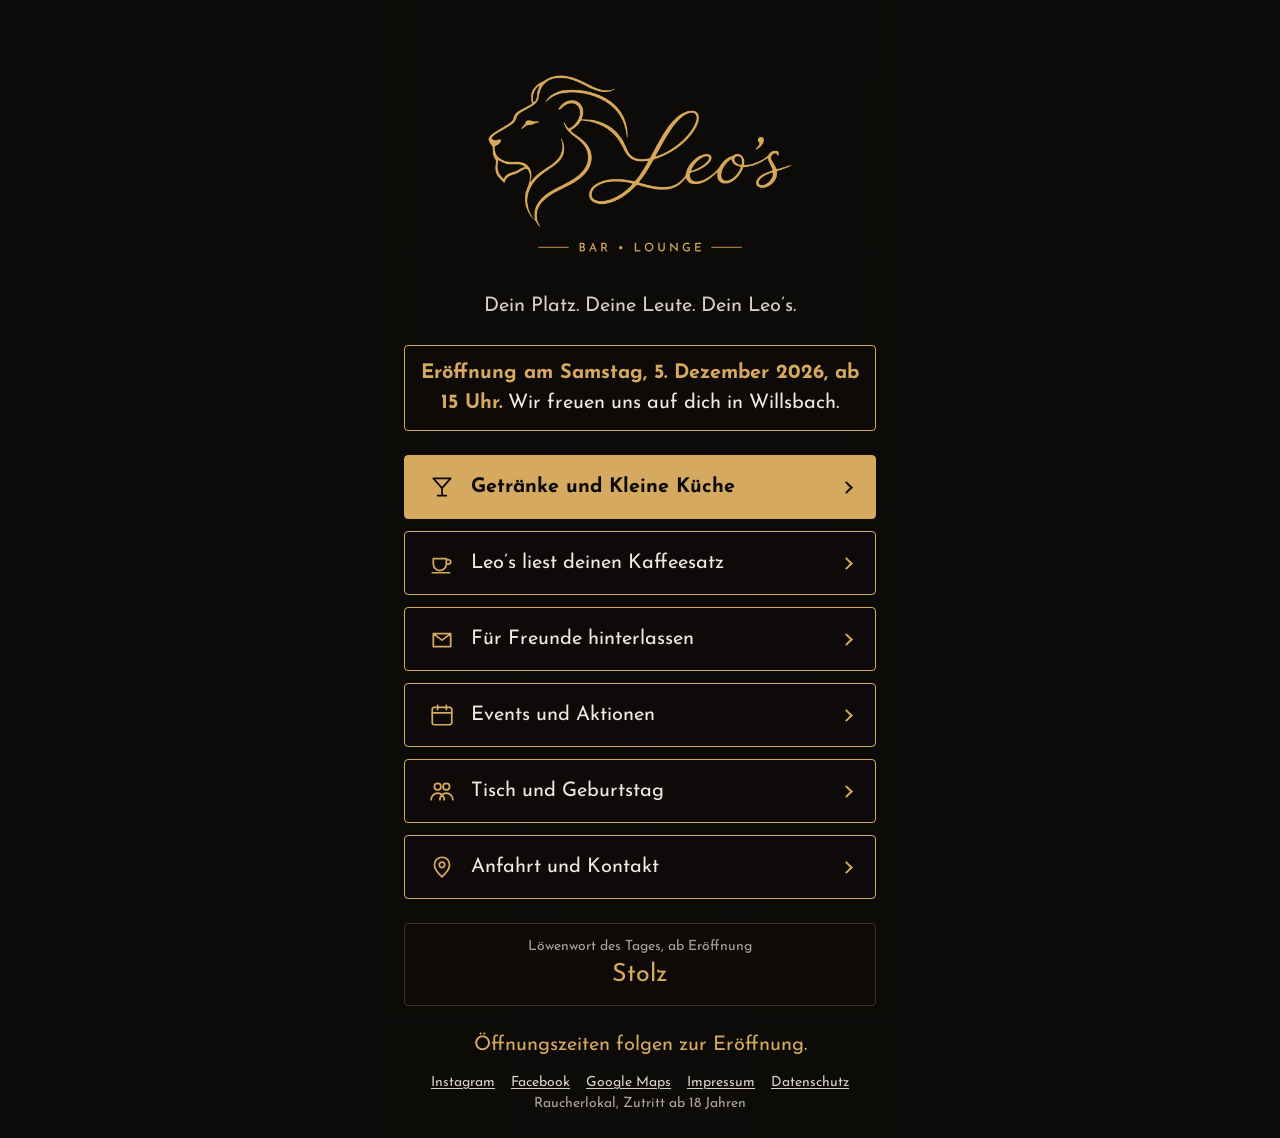
<file: index.html>
<!doctype html>
<html lang="de">
<head>
<meta charset="utf-8">
<meta name="viewport" content="width=device-width, initial-scale=1">
<title>Leo’s</title>
<meta property="og:title" content="Leo’s">
<meta property="og:description" content="Leo’s in Obersulm-Willsbach. Getränke, Kleine Küche und Kaffeesatz lesen.">
<meta property="og:image" content="https://leos-heilbronn.de/logo.png">
<meta property="og:url" content="https://leos-heilbronn.de/">
<meta property="og:type" content="website">
<meta name="twitter:card" content="summary_large_image">
<link rel="canonical" href="https://leos-heilbronn.de/">
<meta name="theme-color" content="#14110d">
<link rel="icon" href="logo.png">
<link rel="apple-touch-icon" href="logo.png">

<meta name="description" content="Leo’s in Obersulm-Willsbach: Getränke, Kleine Küche, Löwenwort des Tages und Kaffeesatz lesen bei Leo’s.">
<link rel="stylesheet" href="leos.css?v=6">
</head>
<body>
<a class="skip" href="#start">Zum Inhalt</a>

<!-- START -->
<main id="start" class="seite start">
  <div class="start-kopf">
    <h1 class="logo-h"><img class="logo" src="logo.png" alt="Leo’s" width="1200" height="780"></h1>
    <p class="motto">Dein Platz. Deine Leute. Dein Leo’s.</p>
  </div>
  <p class="bald"><b>Eröffnung am Samstag, 5. Dezember 2026, ab 15 Uhr.</b> Wir freuen uns auf dich in Willsbach.</p>
  <nav class="knoepfe" aria-label="Bereiche">
    <a class="knopf hell" href="#karte"><svg aria-hidden="true" viewBox="0 0 24 24"><path d="M4 4h16l-8 9zM12 13v7M8 20h8"/></svg><span>Getränke und Kleine Küche</span></a>
    <a class="knopf" href="#kaffeesatz"><svg aria-hidden="true" viewBox="0 0 24 24"><path d="M4 8h12v5a6 6 0 0 1-12 0zM16 9h2a2 2 0 0 1 0 4h-2M3 21h16"/></svg><span>Leo’s liest deinen Kaffeesatz</span></a>
    <a class="knopf" href="#freunde"><svg aria-hidden="true" viewBox="0 0 24 24"><path d="M4 7h16v12H4zM4 7l8 6 8-6"/></svg><span>Für Freunde hinterlassen</span></a>
    <a class="knopf" href="#events"><svg aria-hidden="true" viewBox="0 0 24 24"><rect x="3" y="5" width="18" height="16" rx="2"/><path d="M3 10h18M8 3v4M16 3v4"/></svg><span>Events und Aktionen</span></a>
    <a class="knopf" href="#tisch"><svg aria-hidden="true" viewBox="0 0 24 24"><circle cx="8" cy="8" r="3"/><circle cx="16" cy="8" r="3"/><path d="M2 20a6 6 0 0 1 12 0M10 20a6 6 0 0 1 12 0"/></svg><span>Tisch und Geburtstag</span></a>
    <a class="knopf" href="#anfahrt"><svg aria-hidden="true" viewBox="0 0 24 24"><path d="M12 21s-7-6-7-11a7 7 0 0 1 14 0c0 5-7 11-7 11z"/><circle cx="12" cy="10" r="2.5"/></svg><span>Anfahrt und Kontakt</span></a>
  </nav>
  <a class="losung" href="#events">
    <span class="losung-k">Löwenwort des Tages, ab Eröffnung</span>
    <span class="losung-w" data-losung>Löwenherz</span>
  </a>
  <p class="status">Öffnungszeiten folgen zur Eröffnung.</p>
  <p class="fuss-links"><a href="https://www.instagram.com/leos.heilbronn/" target="_blank" rel="noopener">Instagram</a> <a href="https://www.facebook.com/leos.heilbronn" target="_blank" rel="noopener">Facebook</a> <a href="https://www.google.com/maps/search/?api=1&amp;query=L%C3%B6wensteiner+Str.+7%2C+74182+Obersulm-Willsbach" target="_blank" rel="noopener">Google Maps</a> <a href="#impressum">Impressum</a> <a href="#datenschutz">Datenschutz</a></p>
  <p class="klein mitte">Raucherlokal, Zutritt ab 18 Jahren</p>
</main>

<!-- KARTE -->
<section id="karte" class="seite unter">
  <a class="zurueck" href="#start">Zurück</a>
  <h2>Getränke und Kleine Küche</h2>
  <p class="stunde">Leo’s Stunde ab Eröffnung, täglich 15 bis 18 Uhr: Feierabend-Preis auf Pils und Weinschorle</p>
  <!-- KARTE START -->
  <p class="hinweis">Ein erster Blick auf unsere Karte. Die Preise folgen zur Eröffnung.</p>
  <div class="empf">
    <h3>Leo’s empfiehlt</h3>
    <div class="empf-reihe">
      <a class="empf-karte" href="#k-cock"><img src="foto/leo.webp" width="480" height="480" loading="lazy" alt="Leo"><b>Leo</b><span>kräftig und warm: Bourbon, Honig, Zitrone, Ginger Beer</span></a>
      <a class="empf-karte" href="#k-cock"><img src="foto/loewin.webp" width="480" height="480" loading="lazy" alt="Löwin"><b>Löwin</b><span>fruchtig und prickelnd: Gin, Himbeere, Zitrone, Prosecco</span></a>
      <a class="empf-karte" href="#k-snack"><img src="foto/leo-s-brett-fuer-zwei.webp" width="480" height="480" loading="lazy" alt="Leo’s Brett für Zwei"><b>Leo’s Brett für Zwei</b><span>Ein Brett, zwei Gläser, ein guter Abend.</span></a>
    </div>
  </div>
  <div class="wahl"><a class="hell" href="#k-bier">Getränke</a><a href="#k-snack">Kleine Küche</a></div>
  <nav class="chips" aria-label="Kategorien"><a href="#k-bier">Bier</a><a href="#k-cock">Cocktails</a><a href="#k-long">Longdrinks</a><a href="#k-shot">Shots</a><a href="#k-fla">Flaschen</a><a href="#k-wein">Wein</a><a href="#k-af">Alkoholfrei</a><a href="#k-kaf">Kaffee</a><a href="#k-spirit">Spirituosen</a><a href="#k-snack">Küche</a></nav>
  <h3 id="k-bier">Bier und Radler</h3>
  <img class="kat-bild" src="foto/kat-k-bier.webp" width="960" height="320" loading="lazy" alt="">
  <ul class="karte">
    <li><span class="n">Pils vom Fass<sup>A</sup><small>0,3 l, 0,5 l</small></span></li>
    <li><span class="n">Export vom Fass<sup>A</sup><small>0,3 l, 0,5 l</small></span></li>
    <li><span class="n">Hefeweizen (Flasche)<sup>A</sup><small>0,5 l</small></span></li>
    <li><span class="n">Kristallweizen (Flasche)<sup>A</sup><small>0,5 l</small></span></li>
    <li><span class="n">Beck’s (Flasche)<sup>A</sup><small>0,33 l</small></span></li>
    <li><span class="n">Corona (Flasche)<sup>A</sup><small>0,355 l</small></span></li>
    <li><span class="n">Desperados (Flasche)<sup>A</sup><small>0,33 l</small></span></li>
    <li><span class="n">Radler<sup>A</sup><small>0,5 l</small></span></li>
    <li><span class="n">Alkoholfreies Bier<sup>A</sup><small>0,5 l</small></span></li>
    <li><span class="n">Colaweizen<sup>1,3,4,A</sup><small>0,5 l</small></span></li>
    <li><span class="n">Mexican Chelada<sup>A</sup><small>0,5 l</small><small>Export, frischer Limettensaft, Salzrand</small></span></li>
  </ul>
  <p class="dazu">Dazu: <a href="#k-snack">Leo’s Bier Vesper</a></p>
  <h3 id="k-cock">Cocktails und Spritz</h3>
  <img class="kat-bild" src="foto/kat-k-cock.webp" width="960" height="320" loading="lazy" alt="">
  <ul class="karte">
    <li class="tipp"><span class="n">Leo<sup>3</sup><small>kräftig und warm: Bourbon, Honig, Zitrone, Ginger Beer</small></span></li>
    <li class="tipp"><span class="n">Löwin<sup>3,O</sup><small>fruchtig und prickelnd: Gin, Himbeere, Zitrone, Prosecco</small></span></li>
    <li class="mit-foto"><img class="pfoto" src="foto/aperol-spritz.webp" width="96" height="96" loading="lazy" alt=""><span class="n">Aperol Spritz<sup>3,O</sup><small>Aperol, Prosecco, Soda, Orange</small></span></li>
    <li class="mit-foto"><img class="pfoto" src="foto/hugo.webp" width="96" height="96" loading="lazy" alt=""><span class="n">Hugo<sup>O</sup><small>Holunderblüte, Prosecco, Minze, Limette</small></span></li>
    <li><span class="n">Limoncello Spritz<sup>O</sup><small>Limoncello, Prosecco, Soda, Zitrone</small></span></li>
    <li><span class="n">Sarti Spritz<sup>3,O</sup><small>Sarti Rosa, Prosecco, Soda, Orange</small></span></li>
    <li><span class="n">Lillet Wild Berry / Lemon<sup>2,3,O</sup><small>Lillet Blanc, Schweppes Wild Berry oder Bitter Lemon</small></span></li>
    <li class="mit-foto"><img class="pfoto" src="foto/mojito.webp" width="96" height="96" loading="lazy" alt=""><span class="n">Mojito<small>Rum, Limette, Minze, Soda</small></span></li>
    <li class="mit-foto"><img class="pfoto" src="foto/caipirinha.webp" width="96" height="96" loading="lazy" alt=""><span class="n">Caipirinha<small>Cachaça, Limette, Rohrzucker</small></span></li>
    <li class="mit-foto"><img class="pfoto" src="foto/moscow-mule.webp" width="96" height="96" loading="lazy" alt=""><span class="n">Moscow Mule<sup>3</sup><small>Wodka, Limette, Ginger Beer</small></span></li>
    <li class="mit-foto"><img class="pfoto" src="foto/gin-basil-smash.webp" width="96" height="96" loading="lazy" alt=""><span class="n">Gin Basil Smash<small>Gin, Basilikum, Zitrone</small></span></li>
    <li class="tipp mit-foto"><img class="pfoto" src="foto/leo-s-mokka-martini.webp" width="96" height="96" loading="lazy" alt=""><span class="n">Leo’s Mokka Martini<sup>1</sup><small>Wodka, Kaffeelikör, Mokka</small></span></li>
    <li class="mit-foto"><img class="pfoto" src="foto/sex-on-the-beach.webp" width="96" height="96" loading="lazy" alt=""><span class="n">Sex on the Beach<small>Wodka, Pfirsich, Orange, Cranberry</small></span></li>
    <li><span class="n">Tequila Sunrise<sup>3</sup><small>Tequila, Orangensaft, Grenadine</small></span></li>
    <li><span class="n">Blue Lagoon<sup>3</sup><small>Wodka, Blue Curaçao, Zitronenlimonade</small></span></li>
    <li><span class="n">Amaretto Sour<small>Amaretto, Zitrone, Zuckersirup</small></span></li>
    <li><span class="n">Gin Fizz<small>Gin, Zitrone, Zucker, Soda</small></span></li>
    <li><span class="n">Piña Colada<sup>G</sup><small>Rum, Kokos, Ananas, Sahne</small></span></li>
    <li><span class="n">Margarita<small>Tequila, Orangenlikör, Limette, Salzrand</small></span></li>
    <li><span class="n">Whisky Sour<small>Bourbon, Zitrone, Zuckersirup</small></span></li>
    <li><span class="n">Long Island Iced Tea<sup>1,3,4</sup><small>Wodka, Gin, Rum, Tequila, Orangenlikör, Zitrone, Cola</small></span></li>
    <li class="unterkopf">Ohne Alkohol</li>
    <li class="mit-foto"><img class="pfoto" src="foto/virgin-mojito.webp" width="96" height="96" loading="lazy" alt=""><span class="n">Virgin Mojito<small>alkoholfrei: Limette, Minze, Soda</small></span></li>
    <li class="mit-foto"><img class="pfoto" src="foto/lion-s-ginger.webp" width="96" height="96" loading="lazy" alt=""><span class="n">Lion’s Ginger<sup>3</sup><small>Leo ohne Alkohol: Ginger Beer, Honig, Zitrone, Minze</small></span></li>
    <li><span class="n">Coconut Kiss<sup>G</sup><small>alkoholfrei: Kokos, Ananas, Sahne</small></span></li>
    <li><span class="n">Safer Sex on the Beach<small>alkoholfrei: Pfirsich, Orange, Cranberry</small></span></li>
    <li><span class="n">Ipanema<small>alkoholfrei: Limette, Rohrzucker, Ginger Ale</small></span></li>
    <li><span class="n">Passion Bull<sup>1</sup><small>alkoholfrei: Red Bull, Maracuja</small></span></li>
    <li><span class="n">Cherry Bull<sup>1</sup><small>alkoholfrei: Red Bull, Kirsche</small></span></li>
  </ul>
  <h3 id="k-long">Longdrinks</h3>
  <img class="kat-bild" src="foto/kat-k-long.webp" width="960" height="320" loading="lazy" alt="">
  <ul class="karte">
    <li><span class="n">Gin Tonic / Gin Lemon<sup>2</sup><small>4 cl</small><small>Gin, Tonic Water oder Bitter Lemon, Limette</small></span></li>
    <li><span class="n">Whisky Cola<sup>1,3,4</sup><small>4 cl</small><small>Blended Whisky, Cola</small></span></li>
    <li><span class="n">Cuba Libre<sup>1,3,4</sup><small>4 cl</small><small>Bacardi oder Havana Club, Cola, Limette</small></span></li>
    <li><span class="n">Red Bull Longdrink<sup>1,5</sup><small>4 cl</small><small>Wodka, Jägermeister, Gin, Jacky oder Bacardi mit Red Bull</small></span></li>
    <li><span class="n">Wodka Lemon · Sprite · Saft<sup>2</sup><small>4 cl</small><small>Wodka mit Bitter Lemon, Sprite oder Saft nach Wahl</small></span></li>
    <li><span class="n">Jacky Cola<sup>1,3,4</sup><small>2 cl, 4 cl</small><small>Jack Daniel’s, Cola</small></span></li>
    <li><span class="n">Asbach Cola<sup>1,3,4</sup><small>2 cl, 4 cl</small><small>Asbach Uralt, Cola</small></span></li>
    <li><span class="n">Malibu mit Saft<small>4 cl</small><small>Kokoslikör mit Saft nach Wahl</small></span></li>
    <li><span class="n">Campari Orange<sup>3</sup><small>4 cl</small><small>Campari, Orangensaft</small></span></li>
    <li><span class="n">Skinny Bitch<small>4 cl</small><small>Wodka, Soda, Limette</small></span></li>
  </ul>
  <h3 id="k-shot">Shots</h3>
  <img class="kat-bild" src="foto/kat-k-shot.webp" width="960" height="320" loading="lazy" alt="">
  <ul class="karte">
    <li><span class="n">Kurzer (Kräuter)<small>2 cl</small></span></li>
    <li><span class="n">Jägermeister<sup>3</sup><small>2 cl</small></span></li>
    <li><span class="n">Kleiner Feigling<small>2 cl</small></span></li>
    <li><span class="n">Pfeffi<sup>3</sup><small>2 cl</small></span></li>
    <li><span class="n">Berliner Luft<sup>3</sup><small>2 cl</small></span></li>
    <li><span class="n">Tequila Silber / Gold<small>2 cl</small></span></li>
    <li><span class="n">Ouzo<small>2 cl</small></span></li>
    <li><span class="n">Yeni Rakı<small>2 cl</small></span></li>
    <li><span class="n">Sambuca<small>2 cl</small></span></li>
    <li><span class="n">Wodka<small>2 cl</small></span></li>
    <li><span class="n">Obstler<small>2 cl</small></span></li>
    <li><span class="n">Baileys<sup>G</sup><small>2 cl</small></span></li>
    <li><span class="n">Ramazzotti<small>2 cl</small></span></li>
    <li><span class="n">Joster<small>2 cl</small></span></li>
    <li><span class="n">Waldmeister<sup>3</sup><small>2 cl</small></span></li>
    <li><span class="n">Ficken<small>2 cl</small></span></li>
    <li><span class="n">Kahlúa<sup>1</sup><small>2 cl</small></span></li>
    <li><span class="n">Jack Daniel’s<small>2 cl</small></span></li>
  </ul>
  <details class="spirit"><summary>Alle Cocktail-Shots anzeigen</summary>
  <ul class="karte">
    <li><span class="n">B52<sup>G</sup><small>4 cl</small><small>Kaffeelikör, Baileys, Orangenlikör</small></span></li>
    <li><span class="n">Baby Guinness<sup>G</sup><small>4 cl</small><small>Kaffeelikör mit Baileys-Haube</small></span></li>
    <li><span class="n">Lemon Drop<small>4 cl</small><small>Wodka, Zitrone, Zuckerrand</small></span></li>
    <li><span class="n">Kamikaze<small>4 cl</small><small>Wodka, Orangenlikör, Limette</small></span></li>
    <li><span class="n">Sauerkirsch-Shot<small>4 cl</small><small>Wodka, Kirschlikör, Sauerkirschsaft</small></span></li>
    <li><span class="n">Bloody Shot<sup>D,L</sup><small>4 cl</small><small>Wodka, Tomate, Tabasco</small></span></li>
    <li><span class="n">Mexikaner<sup>D,L</sup><small>4 cl</small><small>Tequila, Tomate, Chili, Pfeffer</small></span></li>
    <li class="mit-foto"><img class="pfoto" src="foto/mokka-shot.webp" width="96" height="96" loading="lazy" alt=""><span class="n">Mokka-Shot<sup>1</sup><small>4 cl</small><small>Kaffeelikör, Wodka, Mokka</small></span></li>
    <li><span class="n">Melon Ball<sup>3</sup><small>4 cl</small><small>Melonenlikör, Wodka, Orangensaft</small></span></li>
    <li><span class="n">Woo Woo<small>4 cl</small><small>Wodka, Pfirsichlikör, Cranberry</small></span></li>
    <li><span class="n">Jäger Sandwich<small>4 cl</small></span></li>
    <li><span class="n">Banana Popsicle<sup>G</sup><small>4 cl</small></span></li>
    <li><span class="n">Rainbow<sup>3</sup><small>4 cl</small><small>bunt geschichtet</small></span></li>
    <li><span class="n">Brain Hemorrhage<sup>3,G</sup><small>4 cl</small><small>Pfirsichlikör, Baileys, Grenadine</small></span></li>
    <li><span class="n">Fuck in the Beach<small>4 cl</small></span></li>
    <li><span class="n">After Eight<sup>3,G</sup><small>4 cl</small><small>Schokolade und Minze</small></span></li>
    <li><span class="n">Jägerbomb<sup>1,3</sup><small>Jägermeister in Red Bull</small></span></li>
    <li><span class="n">Jäger Jackpot</span></li>
    <li><span class="n">Tequila Gold Jackpot</span></li>
  </ul>
  </details>
  <h3 id="k-fla">Flaschenservice</h3>
  <img class="kat-bild" src="foto/kat-k-fla.webp" width="960" height="320" loading="lazy" alt="">
  <ul class="karte">
    <li><span class="n">Absolut Vodka<small>0,7 l</small><small>mit 4 × 0,2 l Mixer und Eis</small></span></li>
    <li><span class="n">Jack Daniel’s<small>0,7 l</small><small>mit 4 × 0,2 l Mixer und Eis</small></span></li>
    <li><span class="n">Chivas Regal 12<small>0,7 l</small><small>mit 4 × 0,2 l Mixer und Eis</small></span></li>
    <li><span class="n">Asbach Uralt<small>0,7 l</small><small>mit 4 × 0,2 l Mixer und Eis</small></span></li>
    <li><span class="n">Yeni Rakı<small>0,7 l</small><small>mit Wasser und Eis, am Tisch serviert</small></span></li>
    <li><span class="n">Tekirdağ Gold<small>0,7 l</small><small>mit Wasser und Eis, am Tisch serviert</small></span></li>
    <li><span class="n">Efe Gold<small>0,7 l</small><small>mit Wasser und Eis, am Tisch serviert</small></span></li>
  </ul>
  <h3 id="k-wein">Wein und Sekt</h3>
  <img class="kat-bild" src="foto/kat-k-wein.webp" width="960" height="320" loading="lazy" alt="">
  <ul class="karte">
    <li><span class="n">Weinschorle weiß/rot<sup>O</sup><small>0,25 l, 0,5 l</small><small>mit Sprudel gespritzt</small></span></li>
    <li><span class="n">Riesling (Württemberg)<sup>O</sup><small>0,25 l</small><small>Weißwein, trocken</small></span></li>
    <li class="tipp"><span class="n">Trollinger<sup>O</sup><small>0,25 l</small><small>Rotwein, leicht &amp; fruchtig</small></span></li>
    <li><span class="n">Lemberger<sup>O</sup><small>0,25 l</small><small>Rotwein, kräftig</small></span></li>
    <li><span class="n">Rosé / Weißherbst<sup>O</sup><small>0,25 l</small></span></li>
    <li><span class="n">Sekt<sup>O</sup><small>0,1 l, 0,75 l</small><small>Sekt trocken</small></span></li>
  </ul>
  <p class="dazu">Dazu: <a href="#k-snack">Kleines Käsebrett</a></p>
  <h3 id="k-af">Alkoholfrei</h3>
  <p class="dazu">Alkoholfreie Cocktails: <a href="#k-cock">Virgin Mojito</a> · <a href="#k-cock">Lion’s Ginger</a> · <a href="#k-cock">Coconut Kiss</a> · <a href="#k-cock">Safer Sex on the Beach</a> · <a href="#k-cock">Ipanema</a> · <a href="#k-cock">Passion Bull</a> · <a href="#k-cock">Cherry Bull</a> <a href="#k-cock" aria-label="zu den Cocktails">↑</a></p>
  <ul class="karte">
    <li><span class="n">Mineralwasser<small>0,2 l, 0,4 l</small></span></li>
    <li><span class="n">Saftschorle nach Wahl<small>0,2 l, 0,4 l</small></span></li>
    <li><span class="n">KiBa<small>0,2 l, 0,4 l</small><small>Kirsch- und Bananensaft</small></span></li>
    <li><span class="n">Cola · Cola Zero · Fanta · Sprite · Spezi<sup>1,3,4,5</sup><small>0,2 l, 0,4 l</small></span></li>
    <li><span class="n">Tonic · Bitter Lemon · Ginger Ale · Churchill<sup>2</sup><small>0,2 l, 0,4 l</small></span></li>
    <li><span class="n">Saft nach Wahl<small>0,2 l, 0,4 l</small><small>Orange, Kirsche, Banane, Ananas, Maracuja, Apfel, Cranberry</small></span></li>
    <li><span class="n">Red Bull<sup>1,5</sup><small>0,25 l</small><small>auch Sugarfree</small></span></li>
    <li><span class="n">Ayran<sup>G</sup><small>0,25 l</small></span></li>
  </ul>
  <h3 id="k-kaf">Kaffee und Tee</h3>
  <img class="kat-bild" src="foto/kat-k-kaf.webp" width="960" height="320" loading="lazy" alt="">
  <ul class="karte">
    <li><span class="n">Türkischer Kaffee<sup>1</sup><small>türkischer Kaffee, im Cezve gekocht. Auf Wunsch mit Kaffeesatzlesen. <a href="#kaffeesatz">Mehr erfahren</a></small></span></li>
    <li><span class="n">Türkischer Kaffee mit Lokum<sup>1,H</sup><small>mit einem Stück Lokum</small></span></li>
    <li><span class="n">Filterkaffee<sup>1</sup><small>frisch gebrüht, Tasse</small></span></li>
    <li><span class="n">Espresso<sup>1</sup></span></li>
    <li><span class="n">Doppelter Espresso<sup>1</sup></span></li>
    <li><span class="n">Cappuccino / Milchkaffee<sup>1,G</sup></span></li>
    <li><span class="n">Latte Macchiato<sup>1,G</sup></span></li>
    <li><span class="n">Tee<small>verschiedene Sorten</small></span></li>
    <li><span class="n">Türkischer Tee<small>Schwarztee im Tulpenglas</small></span></li>
    <li><span class="n">Türkischer Tee für vier<small>vier Gläser für den Spieltisch</small></span></li>
    <li><span class="n">Apfeltee<small>türkischer Apfeltee im Tulpenglas</small></span></li>
  </ul>
  <h3 id="k-spirit">Spirituosen</h3>
  <details class="spirit"><summary>Alle Spirituosen 4 cl anzeigen</summary>
  <ul class="karte">
    <li><span class="n">Wodka<small>4 cl</small></span></li>
    <li><span class="n">Gin<small>4 cl</small></span></li>
    <li><span class="n">Whisky<small>4 cl</small></span></li>
    <li><span class="n">Bourbon<small>4 cl</small></span></li>
    <li><span class="n">Jack Daniel’s<small>4 cl</small></span></li>
    <li><span class="n">Gentleman Jack<small>4 cl</small></span></li>
    <li><span class="n">Jameson<small>4 cl</small></span></li>
    <li><span class="n">Chivas Regal 12<small>4 cl</small></span></li>
    <li><span class="n">Chivas Regal 18<small>4 cl</small></span></li>
    <li><span class="n">Rum weiß<small>4 cl</small></span></li>
    <li><span class="n">Rum braun<small>4 cl</small></span></li>
    <li><span class="n">Tequila Silber / Gold<small>4 cl</small></span></li>
    <li><span class="n">Yeni Rakı<small>4 cl</small></span></li>
    <li><span class="n">Tekirdağ Gold<small>4 cl</small></span></li>
    <li><span class="n">Efe Gold<small>4 cl</small></span></li>
    <li><span class="n">Asbach Uralt<small>4 cl</small></span></li>
  </ul>
  </details>
  <h3 id="k-snack">Kleine Küche</h3>
  <ul class="karte">
    <li class="tipp"><span class="n">Leo’s Brett für Zwei<sup>A,G,M</sup><small>2 Käse, Schinken, Landjäger, Trauben, Oliven, Feigensenf, Baguette</small><small><span class="sau">mit Schweinefleisch, auch ohne Schwein: mehr Käse und Oliven</span></small><small><em>Ein Brett, zwei Gläser, ein guter Abend.</em></small></span></li>
    <li class="mit-foto"><img class="pfoto" src="foto/kleines-k-sebrett.webp" width="96" height="96" loading="lazy" alt=""><span class="n">Kleines Käsebrett<sup>G,H</sup><small>Bergkäse, Camembert, Trauben, Walnüsse</small></span></li>
    <li class="mit-foto"><img class="pfoto" src="foto/leo-s-bier-vesper.webp" width="96" height="96" loading="lazy" alt=""><span class="n">Leo’s Bier Vesper<sup>A,M</sup><small>Landjäger, Salzbrezeln, Gewürzgurke</small><small><span class="sau">mit Schweinefleisch</span></small></span></li>
    <li class="mit-foto"><img class="pfoto" src="foto/nachos.webp" width="96" height="96" loading="lazy" alt=""><span class="n">Nachos<sup>G</sup><small>für dich, zum Teilen</small><small>Tortilla-Chips, Salsa, Käsedip und Jalapeños, Dips im separaten Schälchen</small></span></li>
    <li class="mit-foto"><img class="pfoto" src="foto/leo-s-schinken-k-se-baguette.webp" width="96" height="96" loading="lazy" alt=""><span class="n">Leo’s Schinken-Käse-Baguette<sup>A,G</sup><small>Schwarzwälder Schinken, Bergkäse · kalt belegt</small><small><span class="sau">mit Schweinefleisch</span></small></span></li>
    <li><span class="n">Käse-Baguette<sup>A,G</sup><small>Bergkäse, ohne Fleisch · kalt belegt</small></span></li>
    <li><span class="n">Oliven<small>kleine Schale Oliven</small></span></li>
  </ul>
  <p class="klein">Alkohol nur ab 18 Jahren. 1 koffeinhaltig, 2 chininhaltig, 3 mit Farbstoff, 4 mit Phosphat, 5 mit Süßungsmittel. Allergene: A Gluten, D Fisch, G Milch, H Schalenfrüchte, L Sellerie, M Senf, O Sulfite. Weitere Informationen zu Zusatzstoffen und Allergenen bekommst du an der Bar. Abbildungen sind Serviervorschläge.</p>
  <p class="mitte prost">Prost und Şerefe.</p>
  <div class="folge"><h3>Hat’s dir gefallen?</h3><a class="btn" href="https://g.page/r/CSRkTGVnOjqAEAE/review" rel="noopener">Bewerte uns auf Google</a><p class="klein">Folge uns: <a href="https://www.instagram.com/leos.heilbronn/" rel="noopener">Instagram</a> · <a href="https://www.facebook.com/leos.heilbronn" rel="noopener">Facebook</a></p></div>
  <!-- KARTE END -->
</section>

<!-- KAFFEESATZ -->
<section id="kaffeesatz" class="seite unter fal">
  <a class="zurueck" href="#start">Zurück</a>
  <img class="fal-bild" src="kart_kaffeesatz.jpg" alt="Goldene Spielkarte mit Mokkatasse" width="880" height="1320">
  <h2>Leo’s liest deinen Kaffeesatz</h2>
  <p class="fal-satz">Ab Eröffnung: Mokka bestellen, Tasse umdrehen, wir lesen deinen Kaffeesatz an der Bar.</p>
  <ol class="schritte">
    <li><b>1</b><span>Türkischen Mokka bestellen und austrinken</span></li>
    <li><b>2</b><span>Tasse umdrehen, drei Minuten warten</span></li>
    <li><b>3</b><span>Wir lesen die Zeichen an der Bar</span></li>
  </ol>
  <p class="klein">Zur Unterhaltung.</p>
</section>

<!-- FREUNDE -->
<section id="freunde" class="seite unter">
  <a class="zurueck" href="#start">Zurück</a>
  <h2>Für Freunde hinterlassen</h2>
  <p class="klein">Ab Eröffnung.</p>
  <ol class="schritte">
    <li><b>1</b><span>Du bestellst an der Bar einen Drink für jemanden, der gerade nicht da ist, und bezahlst ihn gleich.</span></li>
    <li><b>2</b><span>Wir schreiben den Namen mit goldener Kreide auf unsere schwarze Wand.</span></li>
    <li><b>3</b><span>Wenn die Person in den nächsten 30 Tagen kommt und ihren Namen an der Wand findet, bekommt sie den Drink, mit Grüßen von dir.</span></li>
  </ol>
</section>

<!-- EVENTS -->
<section id="events" class="seite unter">
  <a class="zurueck" href="#start">Zurück</a>
  <h2>Events und Aktionen</h2>
  <p class="klein">Alles ab Eröffnung. Termine geben wir bekannt, sobald sie feststehen.</p>
  <div class="kasten"><h3>Leo’s Stunde</h3><p>Täglich 15 bis 18 Uhr, Feierabend-Preis auf Pils und Weinschorle.</p></div>
  <div class="kasten"><h3>Çay und Tavla</h3><p>Türkischer Tee im Tulpenglas, dazu Tavla oder Okey: täglich 15 bis 18 Uhr und montags bis mittwochs den ganzen Abend. Zum Spieltisch gibt es die Çay-Runde für vier.</p></div>
  <div class="kasten"><h3>Spieltisch</h3><p>Tavla, Okey, Schach, Skat und Schocken: Die Spiele liegen am Spielregal, frag an der Bar.</p></div>
  <div class="kasten"><h3>Löwenwort des Tages</h3><p class="riesig-s" data-losung>Löwenherz</p><p>Sag das Löwenwort an der Bar und hol dir einen Kurzen (Kräuter) aufs Haus. Ein Kurzer pro Person und Abend, ab 18 Jahren.</p></div>
  <div class="kasten"><h3>Abende bei Leo’s</h3><ul class="liste"><li>Dart</li><li>Karaoke</li></ul></div>
  <div class="kasten"><h3>Leo’s Letzte</h3><p>Wenn die Glocke läutet, gibt es die letzte Runde.</p></div>
  <p class="klein">Alkohol nur ab 18 Jahren.</p>
</section>

<!-- TISCH -->
<section id="tisch" class="seite unter">
  <a class="zurueck" href="#start">Zurück</a>
  <h2>Tisch und Geburtstag</h2>
  <p>Du planst einen besonderen Abend? Schreib uns Datum, Uhrzeit und wie viele ihr seid.</p>
  <ul class="liste"><li>Tisch reservieren</li><li>Geburtstag feiern</li><li>Gruppe oder Verein anmelden</li></ul>
  <p class="knopfreihe"><a class="btn" href="https://wa.me/491736512728?text=Hallo%20Leo%E2%80%99s%2C%20ich%20m%C3%B6chte%20einen%20Tisch%20reservieren%3A%20" rel="noopener">Per WhatsApp anfragen</a> <a class="btn leer" href="tel:+491736512728">Anrufen</a></p>
</section>

<!-- ANFAHRT -->
<section id="anfahrt" class="seite unter">
  <a class="zurueck" href="#start">Zurück</a>
  <h2>Anfahrt und Kontakt</h2>
  <p>Löwensteiner Str. 7, 74182 Obersulm-Willsbach</p>
  <p>Öffnungszeiten folgen zur Eröffnung.</p>
  <p class="knopfreihe"><a class="btn" href="https://www.google.com/maps/search/?api=1&amp;query=L%C3%B6wensteiner+Str.+7%2C+74182+Obersulm-Willsbach" target="_blank" rel="noopener">In Karte öffnen</a> <a class="btn leer" href="tel:+491736512728">Anrufen</a></p>
  <ul class="liste"><li>Zahlung: bar und Karte</li><li>WLAN: Name und Passwort an der Bar</li></ul>
</section>

<!-- IMPRESSUM -->
<section id="impressum" class="seite unter">
  <a class="zurueck" href="#start">Zurück</a>
  <h2>Impressum</h2>
  <p>Angaben gemäß § 5 DDG</p>
  <p>Leo’s<br>Inhaberin: Rüya Tuğtaç<br>Löwensteiner Str. 7<br>74182 Obersulm-Willsbach</p>
  <p>Telefon: <a href="tel:+491736512728">0173 6512728</a><br>E-Mail: <a href="mailto:leos.heilbronn@gmail.com">leos.heilbronn@gmail.com</a></p>
</section>

<!-- DATENSCHUTZ -->
<section id="datenschutz" class="seite unter">
  <a class="zurueck" href="#start">Zurück</a>
  <h2>Datenschutz</h2>
  <p><b>Verantwortlich:</b> Leo’s, Angaben siehe <a href="#impressum">Impressum</a>. E-Mail: leos.heilbronn@gmail.com</p>
  <p><b>Hosting:</b> Diese Seite wird bei GitHub Pages (GitHub Inc., USA) gehostet. Beim Aufruf verarbeitet GitHub technisch notwendige Daten wie IP-Adresse, Datum und Uhrzeit, um die Seite auszuliefern und den Dienst abzusichern. Nach eigenen Angaben speichert GitHub die IP-Adressen der Besucher aus Sicherheitsgründen. Rechtsgrundlage ist unser berechtigtes Interesse an einer sicheren und stabilen Bereitstellung der Website (Art. 6 Abs. 1 lit. f DSGVO). Wir selbst speichern keine Besucherdaten.</p>
  <p><b>Speicherdauer:</b> Wie lange diese Protokolldaten gespeichert werden, legt GitHub fest. Laut GitHub richtet sich die Dauer nach dem Zweck der Verarbeitung (Sicherheit, Abwehr von Missbrauch) und nach gesetzlichen Pflichten; eine feste Frist nennt GitHub nicht.</p>
  <p><b>Übermittlung in die USA:</b> GitHub ist nach dem EU-U.S. Data Privacy Framework zertifiziert. Die Übermittlung erfolgt auf Grundlage des Angemessenheitsbeschlusses der EU-Kommission (Art. 45 DSGVO). Mehr dazu im <a href="https://docs.github.com/en/site-policy/privacy-policies/github-general-privacy-statement" rel="noopener">GitHub Privacy Statement</a>.</p>
  <p><b>Videoüberwachung im Lokal:</b> Zum Schutz vor Einbruch, Diebstahl und Sachbeschädigung sowie zur Wahrnehmung des Hausrechts werden Teile des Lokals videoüberwacht (Art. 6 Abs. 1 lit. f DSGVO). Die Aufnahmen werden nach 72 Stunden automatisch gelöscht, sofern sie nicht zur Aufklärung eines Vorfalls benötigt werden. Verantwortlich: siehe <a href="#impressum">Impressum</a>.</p>
  <p><b>Keine Cookies, kein Tracking:</b> Wir setzen keine Cookies, keine Analyse-Tools und laden keine Schriften oder Inhalte von Drittanbietern.</p>
  <p><b>Links:</b> Bei Klick auf Instagram, Facebook, Google Maps oder WhatsApp gelten die Datenschutzbestimmungen dieser Anbieter.</p>
  <p><b>Deine Rechte:</b> Auskunft, Berichtigung, Löschung, Einschränkung, Widerspruch und Beschwerde bei einer Aufsichtsbehörde (Art. 15 bis 21 und 77 DSGVO).</p>
</section>

<nav class="unten" aria-label="Schnellzugriff"><a href="#karte">Karte</a><a href="#kaffeesatz">Kaffeesatz</a><a href="#tisch">Tisch</a><a href="#start">Start</a></nav>

<script>
(() => {
  // Löwenwort des Tages: 31 Wörter, nach Tag im Monat
  const w = ['Löwenherz', 'Rudel', 'Mähne', 'Mut', 'Stolz', 'Feuer', 'Gold', 'Zusammen', 'Heimat', 'Wärme', 'Funke', 'Freunde', 'Nachtschwärmer', 'Krone', 'Savanne', 'Neugier', 'Leichtigkeit', 'Zuversicht', 'Gastlichkeit', 'Lachen', 'Abenteuer', 'Mitternacht', 'Kraft', 'Gelassenheit', 'Feierabend', 'Sternenhimmel', 'Glück', 'Brüllen', 'Sonnenglut', 'Übermut', 'Herzlichkeit'];
  const t = w[new Date().getDate() - 1];
  document.querySelectorAll('[data-losung]').forEach(el => { el.textContent = t; });
  // Karte: Sprung zur Kategorie auf derselben Seite
  document.querySelectorAll('#karte a[href^="#k-"]').forEach(a => a.addEventListener('click', e => {
    const z = document.querySelector(a.getAttribute('href'));
    if (!z) return; e.preventDefault();
    if (location.hash !== '#karte') location.hash = '#karte';
    requestAnimationFrame(() => z.scrollIntoView({ behavior: 'smooth', block: 'start' }));
  }));
  // Karte: Rand-Ausblendung nur solange es weiter zu scrollen gibt
  document.querySelectorAll('#karte .chips, #karte .empf-reihe').forEach(el => {
    const f = () => el.classList.toggle('ende', el.scrollLeft + el.clientWidth >= el.scrollWidth - 2);
    el.addEventListener('scroll', f, { passive: true }); addEventListener('resize', f); f();
  });
  // Karte: aktive Kategorie im Chip-Streifen markieren und in den Streifen schieben
  const chips = document.querySelector('#karte .chips');
  const hs = [...document.querySelectorAll('#karte h3[id^="k-"]')];
  if (chips && hs.length) {
    const setze = i => {
      const a = chips.querySelector('a[href="#' + hs[Math.max(0, i)].id + '"]');
      if (!a || a.classList.contains('aktiv')) return;
      chips.querySelectorAll('.aktiv').forEach(x => x.classList.remove('aktiv'));
      a.classList.add('aktiv');
      chips.scrollTo({ left: a.offsetLeft - (chips.clientWidth - a.offsetWidth) / 2, behavior: 'smooth' });
    };
    // letzte Überschrift, die den Chip-Streifen erreicht hat
    let r = 0;
    addEventListener('scroll', () => { if (r) return; r = requestAnimationFrame(() => {
      r = 0; let i = 0; hs.forEach((h, n) => { if (h.getBoundingClientRect().top < 200) i = n; }); setze(i);
    }); }, { passive: true });
    setze(0);
  }
  // Druck: Spirituosen aufklappen
  addEventListener('beforeprint', () => document.querySelectorAll('details').forEach(d => { d.open = true; }));
})();
</script>
</body>
</html>
</file>
<file: leos.css>
/* Hallmark · shape: Menu card with tap list · genre: editorial · theme: custom (brand: Leo's) · job: visit · idea: "A bar card in your hand: tonight's password, big tap buttons, a gold coffee-cup fortune reading." · vibe: "black gold basement lounge warm night"
 * paper: oklch(15% 0.006 70) · accent: oklch(76% 0.105 78) · display: Josefin Sans · body: Josefin Sans · hero: logo over a dark bar photo, open status, password · nav: tap list of big gold-ruled buttons · footer: Instagram link, legal on the Anfahrt page · imagery: brand logo, brand logo, gold card art · signature: the password of the day set big in gold
 * axes: dark/sans/gold · posture: centred card · contrast: pass · fold: pass · v2.0.0 */
/* Hallmark · pre-emit critique: P2 H2 E2 S2 R1 V2 · weakest: R, fast-mode draft; drink prices absent so marked "folgt", never invented */
/* waive: 23 (the gold password is the signature, a small box on the start page, set big on its own page) · 44b (mobile page, desktop fold not the target) · fast mode */
@import url("./tokens.css");
@import url("./base.css");

@font-face { font-family: "Josefin Sans"; src: url("josefin.woff2") format("woff2"); font-display: swap; }

html, body { overflow-x: clip; }
body { margin: 0; background: var(--color-paper); color: var(--color-ink); font-family: var(--font-body); font-size: var(--text-md); line-height: 1.5; }
.skip { position: absolute; left: var(--space-md); top: -100px; background: var(--color-accent); color: var(--color-accent-ink); padding: var(--space-xs) var(--space-md); }
.skip:focus-visible { top: var(--space-md); outline: 2px solid var(--color-focus); }

.seite { max-width: 520px; margin-inline: auto; padding: var(--space-lg); min-height: 100svh; box-sizing: border-box; }
.unter { display: none; }
.unter:target, .unter:has(:target) { display: block; }
body:has(.unter:target) .start, body:has(.unter :target) .start { display: none; }

.start { background: radial-gradient(ellipse at 50% 0%, var(--color-veil-1), var(--color-paper) 70%); }
.start-kopf { text-align: center; padding-top: var(--space-lg); }
.logo { width: 76%; height: auto; display: block; margin-inline: auto; }
.status { color: var(--color-accent); font-size: var(--text-lg); margin: var(--space-sm) 0 var(--space-lg); }

.losung { display: block; text-align: center; text-decoration: none; color: var(--color-ink); border: var(--rule-hair) solid var(--color-rule); background: var(--color-veil-2); padding: var(--space-sm) var(--space-md); margin-top: var(--space-lg); border-radius: var(--radius-card); }
.losung span { display: block; }
.losung-k { color: var(--color-muted); font-size: var(--text-sm); }
.losung-w { color: var(--color-accent); font-size: var(--text-xl); line-height: 1.1; margin-block: var(--space-2xs); overflow-wrap: anywhere; min-width: 0; }

.knoepfe { display: grid; gap: var(--space-sm); }
.knopf { display: flex; align-items: center; gap: var(--space-md); padding: var(--space-md) var(--space-lg); border: var(--rule-hair) solid var(--color-accent); border-radius: var(--radius-card); background: var(--color-veil-3); color: var(--color-ink); text-decoration: none; font-size: var(--text-lg); transition: background-color var(--dur-short) var(--ease-out); }
.knopf::after { content: ""; margin-left: auto; width: 9px; height: 9px; border-top: 2px solid var(--color-accent); border-right: 2px solid var(--color-accent); transform: rotate(45deg); }
.knopf svg { width: 26px; height: 26px; flex: none; fill: none; stroke: var(--color-accent); stroke-width: 1.6; stroke-linecap: round; stroke-linejoin: round; }
.knopf:hover { background: var(--color-paper-3); }
.knopf:active { background: var(--color-paper-2); }
.knopf.hell { background: var(--color-accent); color: var(--color-accent-ink); font-weight: 700; }
.knopf.hell svg { stroke: var(--color-accent-ink); }
.knopf.hell::after { border-color: var(--color-accent-ink); }
.knopf.hell:hover { background: var(--color-focus); }
.unter p a:not(.btn):not(.zurueck), .unter small a, .unter .dazu a { color: var(--color-accent); }

.knopf:focus-visible, .losung:focus-visible, .btn:focus-visible, .zurueck:focus-visible, a:focus-visible { outline: 2px solid var(--color-focus); outline-offset: 3px; }

.zurueck { display: inline-block; color: var(--color-muted); text-decoration: none; margin-bottom: var(--space-lg); }
.zurueck::before { content: ""; display: inline-block; width: 8px; height: 8px; border-left: 2px solid var(--color-muted); border-bottom: 2px solid var(--color-muted); transform: rotate(45deg); margin-right: var(--space-xs); }
h1, .unter > h2 { font-family: var(--font-display); font-size: var(--text-3xl); line-height: 1.1; margin: 0 0 var(--space-lg); overflow-wrap: break-word; min-width: 0; }
h3 { font-size: var(--text-lg); color: var(--color-accent); margin: 0 0 var(--space-2xs); }

.karte, .liste { list-style: none; margin: var(--space-md) 0; padding: 0; }
.karte li { display: flex; justify-content: space-between; gap: var(--space-md); padding-block: var(--space-sm); border-bottom: var(--rule-hair) solid var(--color-rule); }
.karte small { display: block; color: var(--color-muted); font-size: 0.9375rem; line-height: 1.35; }
.karte b { color: var(--color-ink-2); font-weight: 400; font-variant-numeric: tabular-nums; text-align: right; flex: none; max-width: 62%; }
.karte .offen { color: var(--color-muted); font-weight: 400; }
.liste li { padding-block: var(--space-xs); border-bottom: var(--rule-hair) solid var(--color-rule); }
.klein { color: var(--color-muted); font-size: var(--text-sm); }

.fal { text-align: center; }
.fal-bild { width: 62%; height: auto; display: block; margin: 0 auto var(--space-lg); border-radius: var(--radius-card); }
.schritte { list-style: none; padding: 0; margin: 0 0 var(--space-lg); text-align: left; display: grid; gap: var(--space-sm); }
.schritte li { display: flex; gap: var(--space-md); align-items: center; }
.schritte b { flex: none; width: 36px; height: 36px; border: var(--rule-hair) solid var(--color-accent); border-radius: var(--radius-pill); display: grid; place-items: center; color: var(--color-accent); }

.btn { display: inline-block; background: var(--color-accent); color: var(--color-accent-ink); padding: var(--space-sm) var(--space-xl); border-radius: var(--radius-pill); text-decoration: none; font-weight: 700; cursor: pointer; transition: background-color var(--dur-short) var(--ease-out); }
.btn:hover { background: var(--color-focus); }
.btn:active { transform: translateY(1px); }
.btn[aria-disabled="true"], .btn:disabled { opacity: 0.55; cursor: not-allowed; }
.unsichtbar { position: absolute; width: 1px; height: 1px; opacity: 0; }

@media (prefers-reduced-motion: reduce) { .btn, .knopf { transition: none; } }

/* v3 */
.unter { padding-bottom: var(--space-3xl); }
.unten { position: fixed; left: 0; right: 0; bottom: 0; display: none; grid-template-columns: repeat(4, minmax(0, 1fr)); max-width: 520px; margin-inline: auto; background: var(--color-paper-2); border-top: var(--rule-hair) solid var(--color-accent); z-index: var(--z-sticky-nav); }
body:has(.unter:target) .unten, body:has(.unter :target) .unten { display: grid; }
.unten a { text-align: center; padding: var(--space-md) var(--space-xs); min-height: 48px; box-sizing: border-box; color: var(--color-ink); text-decoration: none; font-size: var(--text-md); }
.unten a:hover { color: var(--color-accent); }
.unten a:active { background: var(--color-paper-3); }
.motto { color: var(--color-ink-2); font-size: var(--text-lg); margin: var(--space-sm) 0 var(--space-lg); }
.start .status { text-align: center; margin: var(--space-lg) 0 var(--space-sm); }
.fuss-links { display: flex; justify-content: center; flex-wrap: wrap; gap: var(--space-md); margin: 0; font-size: var(--text-sm); }
.fuss-links a { color: var(--color-ink-2); }
.mitte { text-align: center; }
.stunde { border-left: 3px solid var(--color-accent); padding-left: var(--space-sm); color: var(--color-ink-2); }
.chips { position: sticky; top: 0; z-index: var(--z-sticky); display: flex; flex-wrap: nowrap; overflow-x: auto; scrollbar-width: none; gap: var(--space-xs); padding-block: var(--space-xs); background: var(--color-paper); margin-bottom: var(--space-md); }
.chips::-webkit-scrollbar { display: none; }
.chips a { flex: none; display: inline-flex; align-items: center; min-height: 44px; box-sizing: border-box; white-space: nowrap; padding: 0 var(--space-md); border: var(--rule-hair) solid var(--color-accent); border-radius: var(--radius-pill); color: var(--color-ink); text-decoration: none; font-size: var(--text-sm); }
.chips a:active { background: var(--color-paper-3); }
.unter h3 { margin-top: var(--space-xl); scroll-margin-top: 68px; }
.kasten { border: var(--rule-hair) solid var(--color-rule); border-radius: var(--radius-card); padding: var(--space-md); margin-bottom: var(--space-md); }
.kasten h3 { margin-top: 0; }
.riesig-s { font-size: var(--text-2xl); color: var(--color-accent); margin: 0; overflow-wrap: anywhere; }
.knopfreihe { display: flex; gap: var(--space-sm); flex-wrap: wrap; }
.btn.leer { background: transparent; color: var(--color-accent); border: var(--rule-hair) solid var(--color-accent); }
.losung { padding: var(--space-sm); }

.logo-h { margin: 0; line-height: 0; font-size: 0; }
.fuss-links a { padding-block: 12px; margin-block: -12px; }

/* v4: Karte, Empfehlung, Hinweise */
.bald { text-align: center; color: var(--color-ink); font-size: var(--text-lg); border: var(--rule-hair) solid var(--color-accent); background: var(--color-veil-2); border-radius: var(--radius-card); padding: var(--space-sm) var(--space-md); margin: 0 0 var(--space-lg); }
.bald b { color: var(--color-accent); font-weight: 700; }
.fal-satz { color: var(--color-accent); font-size: var(--text-lg); margin: 0 0 var(--space-lg); }
.empf { margin-top: var(--space-lg); }
.empf h3 { margin-top: 0; }
.empf-reihe { display: flex; gap: var(--space-sm); overflow-x: auto; scrollbar-width: none; scroll-snap-type: x proximity; margin-inline: calc(var(--space-lg) * -1); padding-inline: var(--space-lg); }
.empf-reihe::-webkit-scrollbar { display: none; }
.empf-karte { flex: none; width: 200px; box-sizing: border-box; scroll-snap-align: start; display: flex; flex-direction: column; gap: var(--space-2xs); padding: var(--space-md); border: var(--rule-hair) solid var(--color-accent); border-radius: var(--radius-card); background: var(--color-veil-3); color: var(--color-ink); text-decoration: none; }
.empf-karte img { width: 100%; height: auto; aspect-ratio: 1; object-fit: cover; border-radius: var(--radius-card); margin-bottom: var(--space-xs); }
.empf-karte b { color: var(--color-accent); font-size: var(--text-lg); }
.empf-karte span { color: var(--color-ink-2); font-size: 0.9375rem; line-height: 1.35; flex: 1; }
.empf-karte i { font-style: normal; color: var(--color-ink-2); font-variant-numeric: tabular-nums; }
.empf-karte .offen { color: var(--color-muted); }
.empf-karte:active { background: var(--color-paper-3); }
.wahl { display: grid; grid-template-columns: minmax(0, 1fr) minmax(0, 1fr); gap: var(--space-sm); margin: var(--space-lg) 0 var(--space-sm); }
.wahl a { display: flex; align-items: center; justify-content: center; min-height: 52px; border: var(--rule-hair) solid var(--color-accent); border-radius: var(--radius-card); background: var(--color-veil-3); color: var(--color-ink); text-decoration: none; font-size: var(--text-lg); }
.wahl a.hell { background: var(--color-accent); color: var(--color-accent-ink); font-weight: 700; }
.wahl a:active { background: var(--color-paper-3); }
.wahl a.hell:active { background: var(--color-focus); }
.karte .n { min-width: 0; }
.karte b span { display: inline-block; margin-left: var(--space-sm); white-space: nowrap; }
.karte b span:first-child { margin-left: 0; }
.karte sup { font-size: 0.65em; color: var(--color-muted); margin-left: 3px; letter-spacing: 0.04em; }
.karte .tipp .n::before { content: ""; display: inline-block; width: 7px; height: 7px; background: var(--color-accent); transform: rotate(45deg); margin-right: var(--space-xs); vertical-align: 2px; }
.karte .sau { color: var(--color-accent); }
.karte em { font-style: normal; color: var(--color-ink-2); }
.karte .unterkopf { color: var(--color-accent); font-size: var(--text-sm); padding-top: var(--space-md); }
.zeiten b { color: var(--color-accent); font-weight: 700; }
.dazu { color: var(--color-ink-2); font-size: 0.9375rem; margin: 0 0 var(--space-sm); }
.spirit summary { cursor: pointer; min-height: 44px; display: flex; align-items: center; color: var(--color-accent); border-bottom: var(--rule-hair) solid var(--color-rule); }
.prost { color: var(--color-accent); font-size: var(--text-lg); margin: var(--space-lg) 0 0; }

/* v5: Karte, erster Bildschirm kompakter; Chips mit Hinweis; Spirituosen als Aufklapp-Zeile */
#karte > h2 { font-size: var(--text-xl); margin-bottom: var(--space-sm); }
#karte .zurueck { margin-bottom: var(--space-sm); }
#karte .stunde { margin: 0 0 var(--space-sm); font-size: var(--text-sm); }
.hinweis { margin: 0 0 var(--space-sm); color: var(--color-muted); font-size: var(--text-sm); }
.empf { margin-top: var(--space-sm); }
.empf h3 { font-size: var(--text-md); }
.empf-reihe { align-items: flex-start; }
.chips + h3 { margin-top: var(--space-sm); }
.empf-karte { width: 140px; padding: var(--space-xs); gap: 2px; }
.empf-karte img { height: 56px; aspect-ratio: auto; margin-bottom: 2px; }
.empf-karte b { font-size: var(--text-md); line-height: 1.2; }
.empf-karte span { display: none; }
.wahl { margin: var(--space-sm) 0 0; }
.wahl a { min-height: 40px; font-size: var(--text-md); }
.chips { margin-bottom: 0; }
.chips a.aktiv { background: var(--color-accent); color: var(--color-accent-ink); font-weight: 700; }
.empf-reihe, .chips { -webkit-mask-image: linear-gradient(to right, #000 calc(100% - 36px), transparent); mask-image: linear-gradient(to right, #000 calc(100% - 36px), transparent); }
.empf-reihe.ende, .chips.ende { -webkit-mask-image: none; mask-image: none; }
.spirit summary { list-style: none; padding: 0 var(--space-md); border: var(--rule-hair) solid var(--color-accent); border-radius: var(--radius-card); justify-content: space-between; gap: var(--space-md); }
.spirit summary::-webkit-details-marker { display: none; }
.spirit summary::after { content: ""; flex: none; width: 9px; height: 9px; border-right: 2px solid var(--color-accent); border-bottom: 2px solid var(--color-accent); transform: rotate(45deg) translate(-2px, -2px); }
.spirit[open] summary::after { transform: rotate(-135deg) translate(-2px, -2px); }
.dazu a { text-decoration: underline; }

@media print {
  :root { --color-paper: oklch(100% 0 0); --color-paper-2: oklch(100% 0 0); --color-paper-3: oklch(100% 0 0); --color-ink: oklch(15% 0.006 70); --color-ink-2: oklch(20% 0.006 70); --color-muted: oklch(35% 0.01 70); --color-accent: oklch(20% 0.006 70); --color-accent-ink: oklch(100% 0 0); --color-rule: oklch(75% 0.02 80); }
  .start, .unter:not(#karte), .unten, .chips, .wahl, .empf, .zurueck, .skip { display: none; }
  #karte { display: block; min-height: 0; padding: 0; }
  .karte li { break-inside: avoid; }
}

/* Menü fotoğrafları (Hermes/GPT Image, 23.11) */
.kat-bild { display: block; width: 100%; height: auto; aspect-ratio: 3 / 1; object-fit: cover; border-radius: 6px; margin-block: var(--space-xs) var(--space-sm); }
.karte li.mit-foto { display: grid; grid-template-columns: 72px 1fr auto; gap: var(--space-sm); align-items: start; }
.karte li.mit-foto .pfoto { width: 72px; height: 72px; object-fit: cover; border-radius: 6px; }
.karte li.mit-foto .n { min-width: 0; }
.karte li.mehrpreis b { grid-column: 2 / -1; max-width: none; text-align: left; }
.abbild { opacity: .7; }
.folge { margin-top: var(--space-xl); padding: var(--space-md); border: 1px solid var(--color-accent); border-radius: 8px; text-align: center; display: grid; gap: var(--space-sm); justify-items: center; }
.folge h3 { margin: 0; }
</file>
